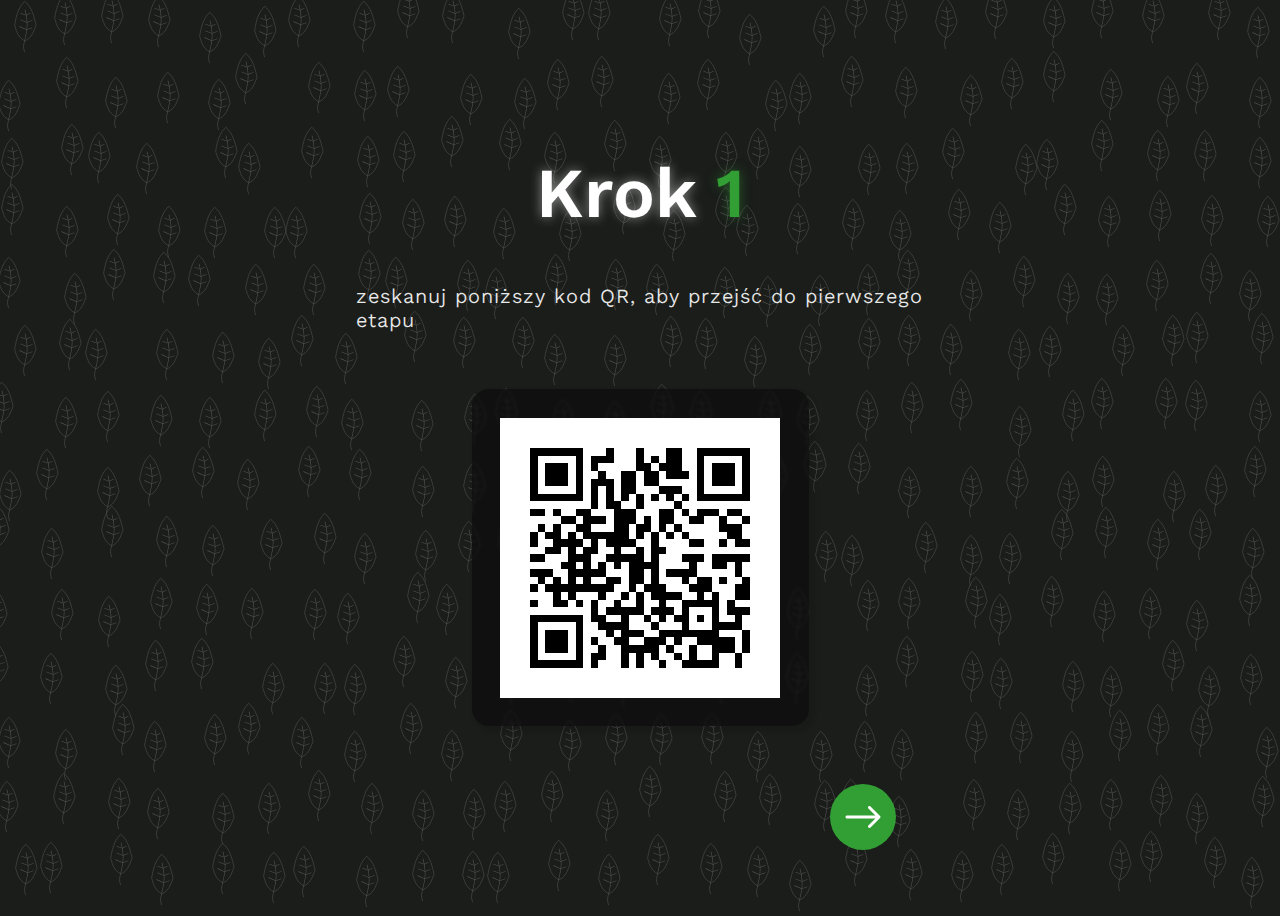
<file: index.html>
<!DOCTYPE html>
<html lang="pl">
  <head>
    <meta charset="UTF-8" />
    <meta name="viewport" content="width=device-width, initial-scale=1.0" />
    <title>BiolQR</title>
    <link rel="icon" type="image/x-icon" href="favicon.ico">
    <link rel="stylesheet" type="text/css" href="style.css" />
    <script src="script.js" defer></script>
  </head>
  <body onload="background_generate();background_animation();">
    <div id="content">
      <!-- start content1 -->
      <div id="content1">
        <div class="step">Krok <span class="step_index">1</span></div>
        <div class="instructions instructionsA" id="instructions1">
          zeskanuj poniższy kod QR, aby przejść do pierwszego etapu
        </div>
        <div class="glass_qr">
          <div class="qr">
            <img
              class="qr_picture qr_fix"
              src="puzzles/crossword_qr.png"
              alt="QR"
            />
          </div>
        </div>
      </div>

      <!-- start content2 -->
      <div id="content2" style="visibility: hidden">
        <div class="step">Krok <span class="step_index">2</span></div>
        <div class="instructions instructionsB" id="instructions2">
          wprowadź kod z pierwszych liter haseł krzyżowki
        </div>
        <input
          id="input1"
          type="text"
          class="inputs"
          placeholder="XXXXXX"
          oninput="this.value = this.value.toUpperCase()"
        />
        <div id="input1_return" class="input_returns"></div>
      </div>

      <!-- start content3 -->
      <div id="content3" style="visibility: hidden">
        <div class="step">Krok <span class="step_index">3</span></div>
        <div class="instructions instructionsA" id="instructions3">
          zeskanuj poniższy kod QR, aby przejść do kolejnego etapu
        </div>
        <div class="glass_qr qr_fix">
          <div class="qr">
            <img
              class="qr_picture qr_fix"
              src="puzzles/puzzle_qr.png"
              alt="QR"
            />
          </div>
        </div>
      </div>

      <!-- start content4 -->
      <div id="content4" style="visibility: hidden">
        <div class="step">Krok <span class="step_index">4</span></div>
        <div class="instructions instructionsB" id="instructions4">
          wprowadź kod widoczny na obrazie
        </div>
        <input
          id="input2"
          type="text"
          class="inputs"
          placeholder="XXXXXX"
          oninput="this.value = this.value.toUpperCase()"
        />
        <div id="input2_return" class="input_returns"></div>
      </div>

      <!-- start content5 -->
      <div id="content5" style="visibility: hidden">
        <div class="step">Krok <span class="step_index">5</span></div>
        <div class="instructions instructionsA" id="instructions5">
          zeskanuj poniższy kod QR, aby przejść do kolejnego etapu
        </div>
        <div class="glass_qr">
          <div class="qr">
            <img class="qr_picture qr_fix" src="puzzles/quiz_qr.png" alt="QR" />
          </div>
        </div>
      </div>

      <!-- start content6 -->
      <div id="content6" style="visibility: hidden">
        <div class="step">Krok <span class="step_index">6</span></div>
        <div class="instructions instructionsB" id="instructions6">
          wprowadź kod z pierwszych liter poprawnych odpowiedzi
        </div>
        <input
          id="input3"
          type="text"
          class="inputs"
          placeholder="XXXXXX"
          oninput="this.value = this.value.toUpperCase()"
        />
        <div id="input3_return" class="input_returns"></div>
      </div>

      <!-- start content7 -->
      <div id="content7" style="visibility: hidden">
        <div class="step">Krok <span class="step_index">7</span></div>
        <div class="instructions instructionsA" id="instructions7">
          zeskanuj poniższy kod QR, aby przejść do kolejnego etapu
        </div>
        <div class="glass_qr">
          <div class="qr">
            <img
              class="qr_picture qr_fix"
              src="puzzles/memory_qr.png"
              alt="QR"
            />
          </div>
        </div>
      </div>

      <!-- start content8 -->
      <div id="content8" style="visibility: hidden">
        <div class="step">Krok <span class="step_index">8</span></div>
        <div class="instructions instructionsB" id="instructions8">
          wprowadź kod z poprzedniego etapu
        </div>
        <input
          id="input4"
          type="text"
          class="inputs"
          placeholder="XXXXXX"
          oninput="this.value = this.value.toUpperCase()"
        />
        <div id="input4_return" class="input_returns"></div>
      </div>

      <!-- start content9 -->
      <div id="content9" style="visibility: hidden">
        <div id="confetti" style="position: absolute; top: -60px"></div>
        <div class="step">Krok <span class="step_index">9</span></div>
        <div class="instructions instructionsA" id="instructions9">
          <div id="win_text">GRATULACJE WYGRAŁEŚ!!!</div>
        </div>
      </div>
    </div>
    <div id="button_next" onclick="next_step();">
      <div class="button_background">
        <div id="button_arrow">
          <svg
            width="36"
            height="24"
            viewBox="0 0 36 24"
            fill="none"
            xmlns="http://www.w3.org/2000/svg"
          >
            <path
              d="M2 10.5C1.17157 10.5 0.5 11.1716 0.5 12C0.5 12.8284 1.17157 13.5 2 13.5V10.5ZM35.0607 13.0607C35.6464 12.4749 35.6464 11.5251 35.0607 10.9393L25.5147 1.3934C24.9289 0.807612 23.9792 0.807612 23.3934 1.3934C22.8076 1.97918 22.8076 2.92893 23.3934 3.51472L31.8787 12L23.3934 20.4853C22.8076 21.0711 22.8076 22.0208 23.3934 22.6066C23.9792 23.1924 24.9289 23.1924 25.5147 22.6066L35.0607 13.0607ZM2 13.5H34V10.5H2V13.5Z"
              fill="white"
            />
          </svg>
        </div>
      </div>
    </div>
    <div id="background"></div>
  </body>
</html>
</file>
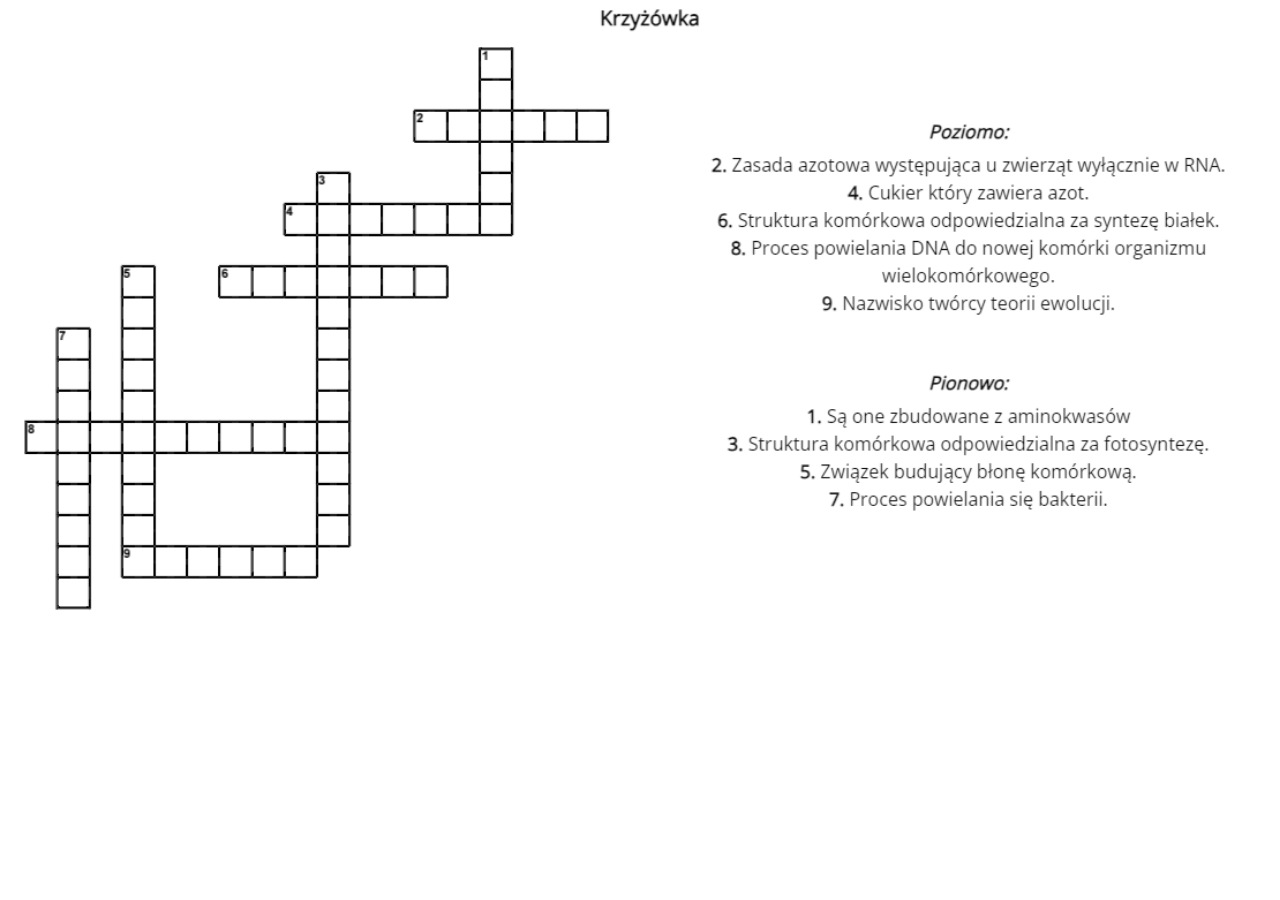
<file: puzzles/index.html>
<!DOCTYPE html>
<html lang="en">
<head>
    <meta charset="UTF-8">
    <meta name="viewport" content="width=device-width, initial-scale=1.0">
    <title>Krzyżówka</title>
</head>
<body style="margin: 0;">
    <main>
        <img src="crossword.png" alt="Krzyżówka" style="width: 100vw;">
    </main>
</body>
</html>
</file>
<file: style.css>
@import url("https://fonts.googleapis.com/css2?family=Inter:ital,opsz,wght@0,14..32,100..900;1,14..32,100..900&family=Work+Sans:ital,wght@0,100..900;1,100..900&display=swap");

body {
  background: #1a1d1a;
  font-family: "Work Sans", sans-serif;
  height: 100vh;
  overflow: hidden;
}

#content {
  z-index: 1;
  transform: translate(0%, 16vh);
}

#content3 {
  margin-top: -385px;
}

#content5 {
  margin-top: -385px;
}

#content7 {
  margin-top: -385px;
}

#content9 {
  margin-top: -385px;
}

.step {
  color: #ffffff;
  font-size: 70px;
  font-weight: 600;
  text-shadow: 0px 0px 12.2px #ffffff80;
  text-align: center;
}

.step_index {
  color: #329f35;
  text-shadow: 0px 0px 12.2px #329f3580;
}

.qr_picture {
  width: 280px;
  height: 280px;
}

.qr {
  width: 280px;
  height: 280px;
  position: relative;
  top: calc((337px / 2) - (280px / 2));
  margin-left: calc(50% - (280px / 2));
}

.glass_qr {
  background: #0b0b0ba8;
  border-radius: 17px;
  backdrop-filter: blur(1px);
  width: 337px;
  height: 337px;
  margin-top: 155px;
  box-shadow: 4px 4px 4px 2px #00000019;
  position: absolute;
  left: calc(50% - (337px / 2));
}

.instructions {
  font-size: 20px;
  color: #e8e8e8;
  font-weight: 378;
  letter-spacing: 1px;
  margin-top: 50px;
}

.leaves {
  transition: all 0.3s;
}

.instructionsA {
  width: 568px;
  position: absolute;
  left: calc(50% - (568px / 2));
}

.instructionsB {
  text-align: center;
}

.inputs {
  height: 53px;
  width: 277px;
  border-radius: 67px;
  border: none;
  outline: none;
  background: #0b0b0ba8;
  backdrop-filter: blur(1px);
  box-shadow: 4px 4px 4px 2px #00000029;
  position: absolute;
  left: calc(50% - (277px / 2));
  margin-top: 60px;
  font-size: 22px;
  color: #e8e8e8;
  text-indent: 14px;
}

.input_returns {
  color: #737373;
  font-size: 15px;
  text-align: center;
  margin-top: 135px;
}

.button_background {
  width: 66px;
  height: 66px;
  border-radius: 100px;
  background: #329f35;
  transition: 0.4s;
}

.button_background:hover {
  box-shadow: 0px 0px 17.3px 0px #329f35;
  transition: 0.4s;
}

#button_next {
  position: absolute;
  top: calc(100vh - 66px - 50px);
  left: calc(70vw - 66px);
}

#button_arrow {
  position: relative;
  left: calc(50% - (36px / 2));
  top: calc(50% - (24px / 2));
}

#win_text {
  font-size: 27px;
  font-weight: 402;
  text-shadow: 0px 0px 10.9px #e8e8e89e;
  text-align: center;
  letter-spacing: 5px;
}

.qr_fix {
  image-rendering: crisp-edges;
}

@supports not (image-rendering: crisp-edges) {
  .qr_fix {
    image-rendering: pixelated;
  }
}

@media (max-width: 452px) {
  #button_next {
    position: absolute;
    top: calc(100vh - 66px - 60px);
    left: calc(95vw - 66px);
  }

  #background {
    position: relative;
    left: 20px;
    top: 0px;
    margin-top: 0px;
  }

  body {
    margin: 0px;
  }

  #instructions1 {
    width: 400px;
    margin-left: 115px;
  }

  #instructions3 {
    width: 400px;
    margin-left: 115px;
  }

  #content1 {
    margin-top: -100px;
  }

  #content3 {
    margin-top: -385px;
  }
}

@keyframes incorrect_input_shake {
  0% {
    transform: translate(0px, 0px);
  }

  33% {
    transform: translate(-20px, 0px);
  }

  66% {
    transform: translate(20px, 0px);
  }

  100% {
    transform: translate(0px, 0px);
  }
}

@keyframes incorrect_input_shake {
  0% {
    transform: translate(0px, 0px);
  }

  33% {
    transform: translate(-20px, 0px);
  }

  66% {
    transform: translate(20px, 0px);
  }

  100% {
    transform: translate(0px, 0px);
  }
}

@keyframes confetti_animation {
  0% {
    visibility: visible;
    top: -110px;
  }
  80% {
    top: 70vh;
  }
  100% {
    top: 80vh;
    opacity: 0;
  }
}
</file>
